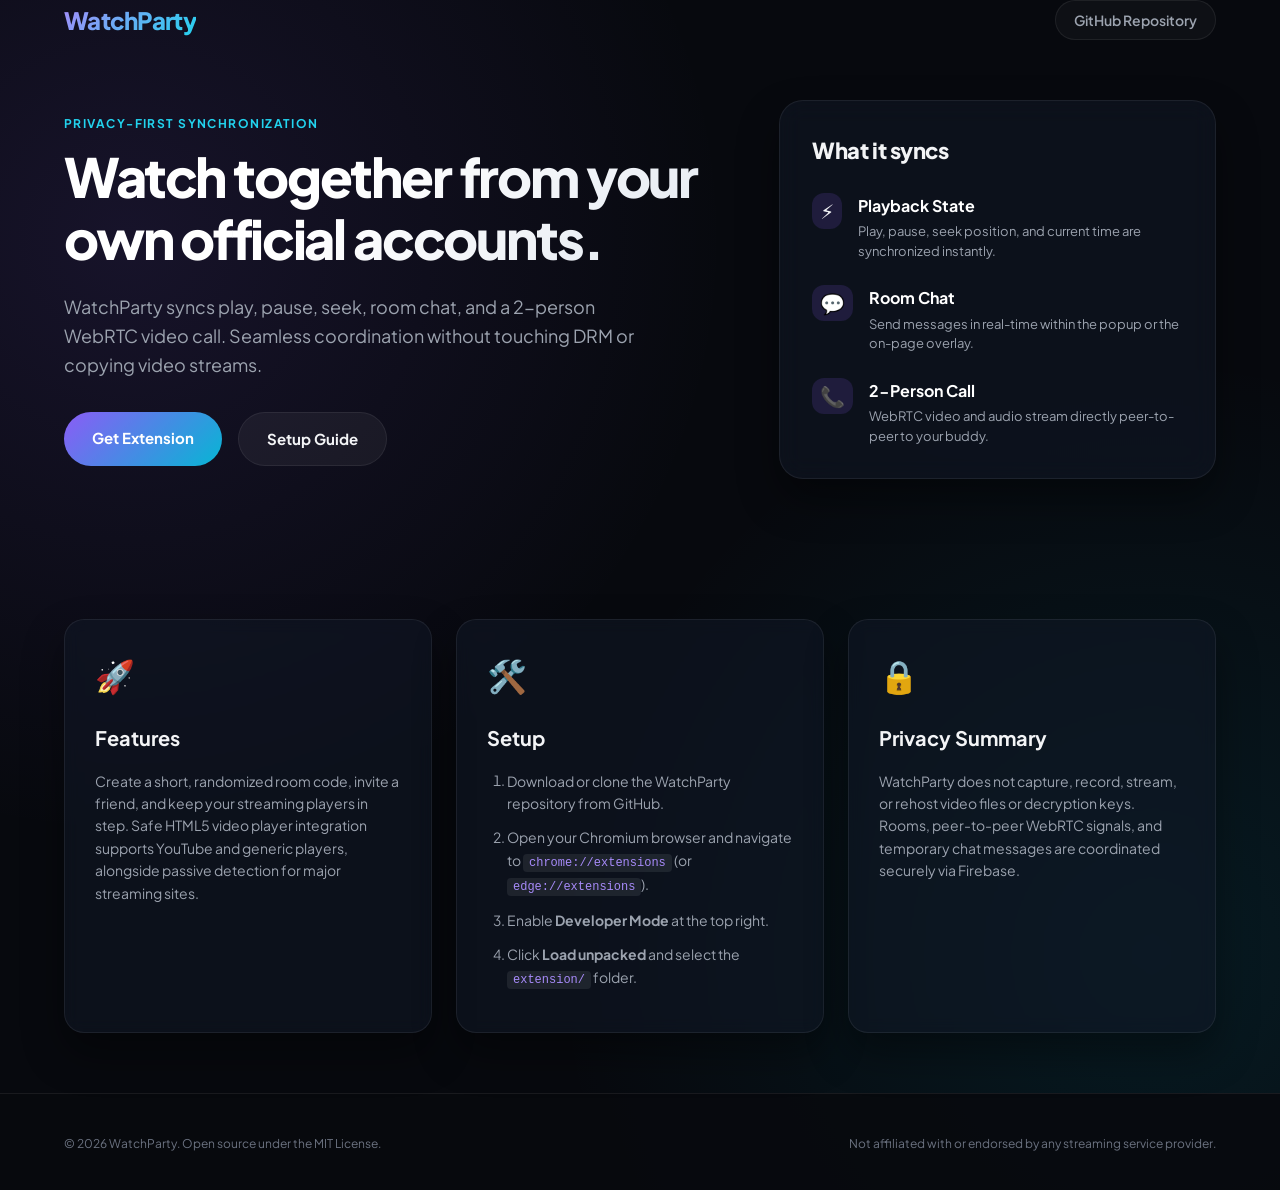
<file: website/index.html>
<!doctype html>
<html lang="en">
<head>
  <meta charset="utf-8">
  <meta name="viewport" content="width=device-width, initial-scale=1">
  <title>WatchParty - Synchronized Official Streaming Playback</title>
  <link rel="preconnect" href="https://fonts.googleapis.com">
  <link rel="preconnect" href="https://fonts.gstatic.com" crossorigin>
  <link href="https://fonts.googleapis.com/css2?family=Plus+Jakarta+Sans:wght@300;400;500;600;700;800&display=swap" rel="stylesheet">
  <link rel="stylesheet" href="style.css">
</head>
<body>
  <header class="hero">
    <nav class="container">
      <div class="logo">
        <span class="logo-accent">Watch</span>Party
      </div>
      <a class="nav-link" href="https://github.com/agraja38/WatchParty" target="_blank" rel="noopener">GitHub Repository</a>
    </nav>
    
    <div class="hero-grid container">
      <section class="hero-content">
        <p class="eyebrow">Privacy-First Synchronization</p>
        <h1>Watch together from your own official accounts.</h1>
        <p class="lede">WatchParty syncs play, pause, seek, room chat, and a 2-person WebRTC video call. Seamless coordination without touching DRM or copying video streams.</p>
        <div class="actions">
          <a class="cta" href="https://github.com/agraja38/WatchParty" target="_blank" rel="noopener">Get Extension</a>
          <a class="cta secondary-cta" href="#setup">Setup Guide</a>
        </div>
      </section>
      
      <aside class="card sync-features">
        <h2>What it syncs</h2>
        <ul>
          <li>
            <span class="bullet-icon">⚡</span>
            <div>
              <strong>Playback State</strong>
              <p>Play, pause, seek position, and current time are synchronized instantly.</p>
            </div>
          </li>
          <li>
            <span class="bullet-icon">💬</span>
            <div>
              <strong>Room Chat</strong>
              <p>Send messages in real-time within the popup or the on-page overlay.</p>
            </div>
          </li>
          <li>
            <span class="bullet-icon">📞</span>
            <div>
              <strong>2-Person Call</strong>
              <p>WebRTC video and audio stream directly peer-to-peer to your buddy.</p>
            </div>
          </li>
        </ul>
      </aside>
    </div>
  </header>

  <main class="container">
    <section id="features" class="section-grid">
      <article class="feature-card">
        <div class="card-icon">🚀</div>
        <h2>Features</h2>
        <p>Create a short, randomized room code, invite a friend, and keep your streaming players in step. Safe HTML5 video player integration supports YouTube and generic players, alongside passive detection for major streaming sites.</p>
      </article>
      
      <article class="feature-card" id="setup">
        <div class="card-icon">🛠️</div>
        <h2>Setup</h2>
        <ol>
          <li>Download or clone the WatchParty repository from GitHub.</li>
          <li>Open your Chromium browser and navigate to <code>chrome://extensions</code> (or <code>edge://extensions</code>).</li>
          <li>Enable <strong>Developer Mode</strong> at the top right.</li>
          <li>Click <strong>Load unpacked</strong> and select the <code>extension/</code> folder.</li>
        </ol>
      </article>
      
      <article class="feature-card">
        <div class="card-icon">🔒</div>
        <h2>Privacy Summary</h2>
        <p>WatchParty does not capture, record, stream, or rehost video files or decryption keys. Rooms, peer-to-peer WebRTC signals, and temporary chat messages are coordinated securely via Firebase.</p>
      </article>
    </section>
  </main>

  <footer>
    <div class="container footer-content">
      <p>&copy; 2026 WatchParty. Open source under the MIT License.</p>
      <p>Not affiliated with or endorsed by any streaming service provider.</p>
    </div>
  </footer>
</body>
</html>
</file>
<file: website/style.css>
:root {
  --wp-bg-dark: #07090e;
  --wp-bg-card: rgba(17, 24, 39, 0.55);
  --wp-border: rgba(255, 255, 255, 0.07);
  --wp-text-main: #f3f4f6;
  --wp-text-muted: #9ca3af;
  --wp-accent-start: #8b5cf6;
  --wp-accent-end: #06b6d4;
  --wp-gradient-text: linear-gradient(135deg, #a78bfa, #22d3ee);
  --wp-shadow: 0 20px 40px rgba(0, 0, 0, 0.4);
}

* {
  box-sizing: border-box;
}

html {
  scroll-behavior: smooth;
}

body {
  margin: 0;
  padding: 0;
  color: var(--wp-text-main);
  background: 
    radial-gradient(circle at 10% 20%, rgba(139, 92, 246, 0.12) 0%, transparent 40%),
    radial-gradient(circle at 90% 80%, rgba(6, 182, 212, 0.1) 0%, transparent 40%),
    var(--wp-bg-dark);
  font-family: 'Plus Jakarta Sans', system-ui, -apple-system, BlinkMacSystemFont, "Segoe UI", Roboto, sans-serif;
  line-height: 1.6;
  min-height: 100vh;
}

.container {
  max-width: 1200px;
  margin: 0 auto;
  padding: 0 24px;
}

a {
  color: inherit;
  text-decoration: none;
}

/* Nav Bar */
nav {
  display: flex;
  justify-content: space-between;
  align-items: center;
  padding: 24px 24px;
}

.logo {
  font-size: 24px;
  font-weight: 800;
  letter-spacing: -0.03em;
  background: var(--wp-gradient-text);
  -webkit-background-clip: text;
  -webkit-text-fill-color: transparent;
}

.logo-accent {
  font-weight: 900;
}

.nav-link {
  font-size: 14px;
  font-weight: 600;
  color: var(--wp-text-muted);
  border: 1px solid var(--wp-border);
  border-radius: 999px;
  padding: 8px 18px;
  background: rgba(255, 255, 255, 0.03);
  transition: all 0.2s ease;
}

.nav-link:hover {
  color: #ffffff;
  background: rgba(255, 255, 255, 0.08);
  border-color: rgba(255, 255, 255, 0.15);
  box-shadow: 0 4px 12px rgba(0, 0, 0, 0.2);
}

/* Hero Section */
.hero {
  padding-bottom: 80px;
}

.hero-grid {
  display: grid;
  grid-template-columns: 1.2fr 0.8fr;
  gap: 60px;
  align-items: center;
  padding-top: 60px;
}

.eyebrow {
  margin: 0 0 12px;
  color: #22d3ee;
  font-size: 12px;
  font-weight: 700;
  letter-spacing: 0.12em;
  text-transform: uppercase;
}

h1 {
  margin: 0 0 24px;
  font-size: 54px;
  font-weight: 800;
  line-height: 1.15;
  letter-spacing: -0.04em;
  background: linear-gradient(135deg, #ffffff 40%, #e2e8f0 100%);
  -webkit-background-clip: text;
  -webkit-text-fill-color: transparent;
}

.lede {
  font-size: 18px;
  color: var(--wp-text-muted);
  margin-bottom: 32px;
  max-width: 600px;
}

.actions {
  display: flex;
  gap: 16px;
  flex-wrap: wrap;
}

.cta {
  display: inline-block;
  border-radius: 999px;
  padding: 14px 28px;
  color: #ffffff;
  background: linear-gradient(135deg, var(--wp-accent-start), var(--wp-accent-end));
  font-weight: 700;
  font-size: 15px;
  transition: all 0.2s ease;
}

.cta:hover {
  transform: translateY(-2px);
  box-shadow: 0 8px 24px rgba(6, 182, 212, 0.4);
}

.cta:active {
  transform: translateY(0);
}

.secondary-cta {
  background: rgba(255, 255, 255, 0.05);
  border: 1px solid var(--wp-border);
  color: var(--wp-text-main);
}

.secondary-cta:hover {
  background: rgba(255, 255, 255, 0.1);
  border-color: rgba(255, 255, 255, 0.2);
  box-shadow: 0 8px 24px rgba(0, 0, 0, 0.3);
}

/* Glass Card */
.card {
  border: 1px solid var(--wp-border);
  border-radius: 24px;
  background: var(--wp-bg-card);
  backdrop-filter: blur(12px);
  box-shadow: var(--wp-shadow);
  padding: 32px;
  transition: transform 0.3s ease;
}

.card:hover {
  transform: translateY(-4px);
}

.card h2 {
  margin: 0 0 24px;
  font-size: 22px;
  font-weight: 800;
  letter-spacing: -0.02em;
}

.sync-features ul {
  list-style: none;
  padding: 0;
  margin: 0;
  display: flex;
  flex-direction: column;
  gap: 24px;
}

.sync-features li {
  display: flex;
  gap: 16px;
  align-items: flex-start;
}

.bullet-icon {
  font-size: 20px;
  background: rgba(139, 92, 246, 0.15);
  border-radius: 12px;
  padding: 8px;
  line-height: 1;
}

.sync-features li strong {
  display: block;
  font-size: 16px;
  font-weight: 700;
  margin-bottom: 4px;
  color: #ffffff;
}

.sync-features li p {
  margin: 0;
  font-size: 13px;
  color: var(--wp-text-muted);
  line-height: 1.5;
}

/* Feature Grid Section */
.section-grid {
  display: grid;
  grid-template-columns: repeat(3, 1fr);
  gap: 24px;
  padding: 60px 0;
}

.feature-card {
  border: 1px solid var(--wp-border);
  border-radius: 20px;
  background: var(--wp-bg-card);
  backdrop-filter: blur(8px);
  box-shadow: var(--wp-shadow);
  padding: 30px;
  transition: transform 0.3s ease, border-color 0.3s ease;
}

.feature-card:hover {
  transform: translateY(-4px);
  border-color: rgba(139, 92, 246, 0.25);
}

.card-icon {
  font-size: 32px;
  margin-bottom: 20px;
}

.feature-card h2 {
  margin: 0 0 16px;
  font-size: 20px;
  font-weight: 700;
}

.feature-card p, .feature-card li {
  color: var(--wp-text-muted);
  font-size: 14px;
  line-height: 1.6;
}

.feature-card ol {
  padding-left: 20px;
  margin: 0;
}

.feature-card li {
  margin-bottom: 12px;
}

.feature-card code {
  background: rgba(255, 255, 255, 0.08);
  border-radius: 4px;
  padding: 2px 6px;
  font-family: monospace;
  font-size: 12px;
  color: #a78bfa;
}

/* Footer */
footer {
  border-top: 1px solid var(--wp-border);
  padding: 40px 0;
  background: rgba(7, 9, 14, 0.9);
}

.footer-content {
  display: flex;
  justify-content: space-between;
  align-items: center;
  flex-wrap: wrap;
  gap: 16px;
  color: #6b7280;
  font-size: 12px;
}

.footer-content p {
  margin: 0;
}

/* Responsive Breakpoints */
@media (max-width: 968px) {
  .hero-grid {
    grid-template-columns: 1fr;
    gap: 40px;
    padding-top: 40px;
  }
  
  h1 {
    font-size: 42px;
  }
  
  .section-grid {
    grid-template-columns: 1fr;
    gap: 24px;
  }
}

@media (max-width: 640px) {
  nav {
    flex-direction: column;
    gap: 16px;
  }
  
  .footer-content {
    flex-direction: column;
    text-align: center;
  }
}
</file>
